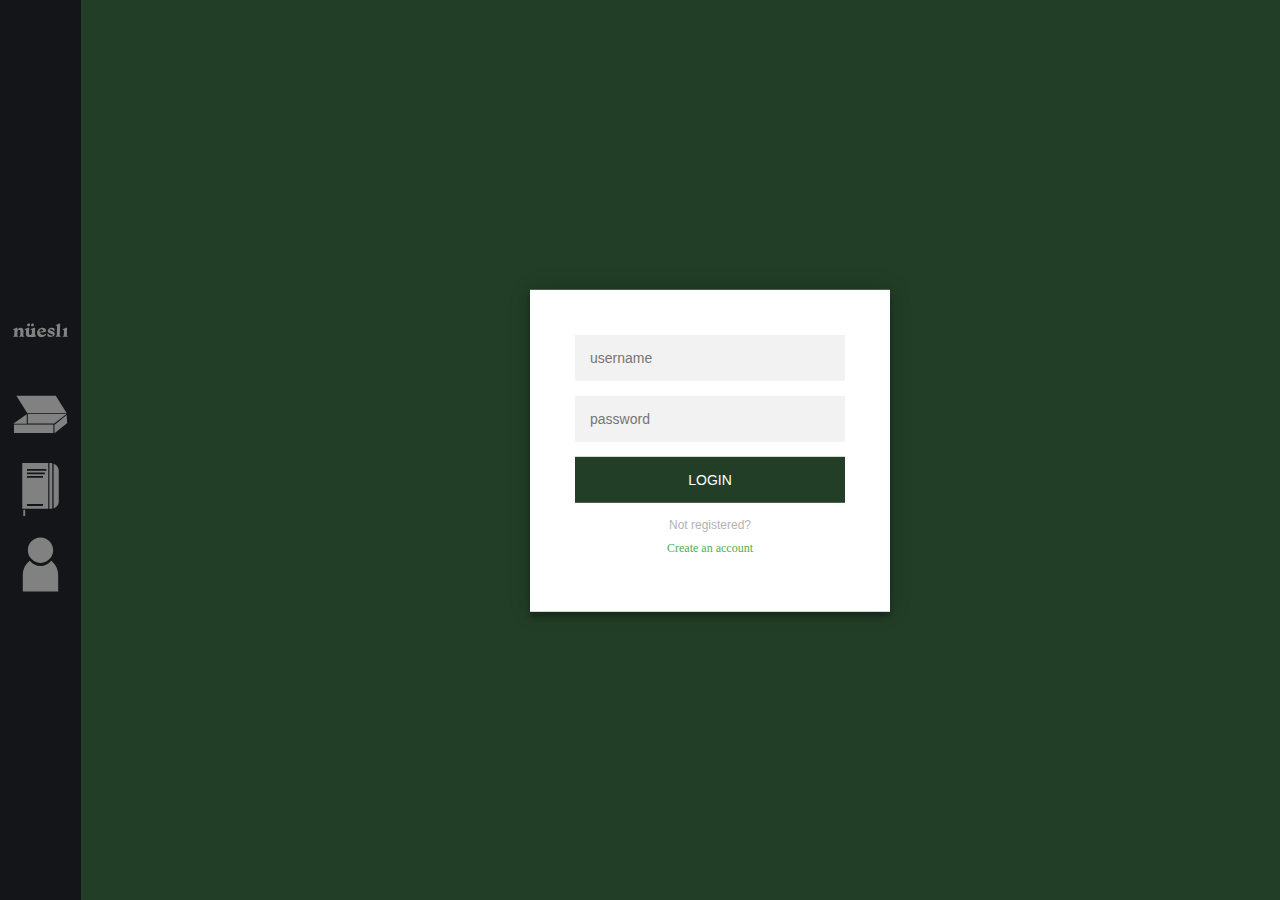
<file: account.html>
<!doctype html>
<html lang="en" class="no-js">

<head>
	<meta charset="UTF-8">
	<meta name="viewport" content="width=device-width, initial-scale=1">

	<link href='http://fonts.googleapis.com/css?family=PT+Sans:400,700' rel='stylesheet' type='text/css'>

	<link rel="stylesheet" href="css/reset.css">
	<link rel="stylesheet" href="css/style.css">
	<script src="js/modernizr.js"></script>

	<title>Nuesli</title>
</head>

<body>
	<nav class="cd-side-navigation">
		<ul>
			<li>
				<a href="../Nuesli/index.html" class="selected" data-menu="index">
					<img src="img/logo.svg" alt="Nuesli Logo" width="80px" height="70px" class="logo-large" />
					<img src="img/U_Icon.png" alt="Nuesli Logo" width="65px" height="70px" class="logo-small" />Logo</a>
			</li>

			<li>
				<a href="../Nuesli/boxes.html" data-menu="boxes">
					<img src="img/boxes.svg" alt="Our Boxes" width="80" height="40" />boxes</a>
			</li>

			<li>
				<a href="../Nuesli/recipes.html" data-menu="recipes">
					<img src="img/Recipes.svg" alt="Our Recipes" width="80" height="40" />Recipes</a>
			</li>

			<li>
				<a href="../Nuesli/account.html" data-menu="account">
					<img src="img/Account.svg" alt="Our Recipes" width="80" height="38" />Account</a>
			</li>
		</ul>
	</nav>

	<main class="cd-main">
		<section class="cd-section contact visible">
			<div class="header">
				<div class="cd-title">
					<!-- <h2>account</h2> -->
					<div class="login-page">
						<div class="form">
							<form class="register-form">
								<input type="text" placeholder="name" />
								<input type="password" placeholder="password" />
								<input type="text" placeholder="email address" />
								<button>create</button>
								<p class="message">Already registered? <a href="#">Sign In</a></p>
							</form>
							<form class="login-form">
								<input type="text" placeholder="username" />
								<input type="password" placeholder="password" />
								<button>login</button>
								<p class="message">Not registered? <a href="#">Create an account</a></p>
							</form>
						</div>
					</div>
				</div>
			</div>
		</section>
	</main>

	<div id="cd-loading-bar" data-scale="1" class="contact"></div>
	<script src="js/jquery-2.1.4.js"></script>
	<script src="js/velocity.min.js"></script>
	<script src="js/main.js"></script>
</body>

</html>
</file>
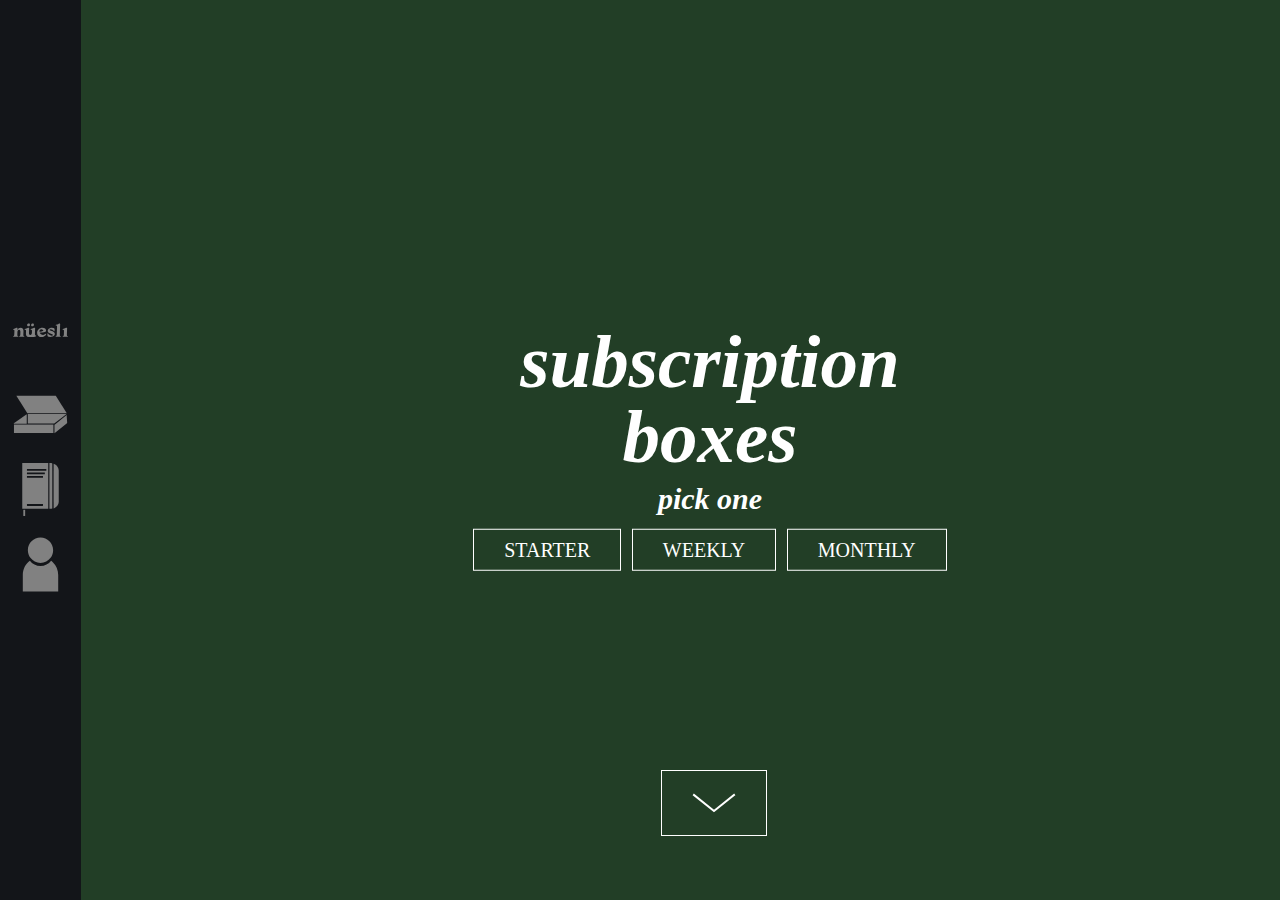
<file: boxes.html>
<!doctype html>
<html lang="en" class="no-js">

<head>
	<meta charset="UTF-8">
	<meta name="viewport" content="width=device-width, initial-scale=1">

	<link href='http://fonts.googleapis.com/css?family=PT+Sans:400,700' rel='stylesheet' type='text/css'>

	<link rel="stylesheet" href="css/reset.css">
	<link rel="stylesheet" href="css/style.css">
	<script src="js/modernizr.js"></script>

	<title>Nuesli</title>
</head>

<body>
	<nav class="cd-side-navigation">
		<ul>
			<li>
				<a href="../Nuesli/index.html" class="selected" data-menu="index">
					<img src="img/logo.svg" alt="Nuesli Logo" width="80px" height="70px" class="logo-large" />
					<img src="img/U_Icon.png" alt="Nuesli Logo" width="65px" height="70px" class="logo-small" />Logo</a>
			</li>

			<li>
				<a href="../Nuesli/boxes.html" data-menu="boxes">
					<img src="img/boxes.svg" alt="Our Boxes" width="80" height="40" />boxes</a>
			</li>

			<li>
				<a href="../Nuesli/recipes.html" data-menu="recipes">
					<img src="img/Recipes.svg" alt="Our Recipes" width="80" height="40" />Recipes</a>
			</li>

			<li>
				<a href="../Nuesli/account.html" data-menu="account">
					<img src="img/Account.svg" alt="Our Recipes" width="80" height="38" />Account</a>
			</li>
		</ul>
	</nav>

	<main class="cd-main">
		<section class="cd-section services visible">
			<div class="header">
				<div class="cd-title">
					<h1>subscription boxes</h1>
					<h2>pick one</h2>
					<div class="btn-grp">
						<a href="starter.html" class="button draw meet">STARTER</a>
						<a href="weekly.html" class="button draw meet">WEEKLY</a>
						<a href="monthly.html" class="button draw meet">MONTHLY</a>
					</div>
				</div>

				<a href="#boxes-content" class="cd-scroll"></a>
			</div>

			<div class="cd-content" id="boxes-content">
				<h1>starter</h1>
				<p>
					Scared of commitment? Do not worry, we offer a sample box to ease into the healthy
					lifestyle.
					The
					sample box offers 3 bottle of our special rolled oats to try.
				</p>

				<h1>weekly</h1>
				<p>
					Our weekly boxes are for those who are not able to commit to a long duration. This box you
					are
					able
					to customize using our app. The weekly box comes each following Monday, offering 7 bottles.
				</p>

				<h1>monthly</h1>
				<p>
					Commitment was just never an issue, said everyone who joined. This box is for those who like
					having
					a hearty breakfast each morning. Our monthly box offers a number of upcoming flavors.
					Monthly
					subscription will come with 28 bottles at the beginning of the month.
				</p>

				<h1>toppings</h1>
				<p>
					Allergies? No problem. Don't like nuts? No problem. These are our current toppings that we
					offer
					during this month, if you would like to mix and match download our app on all platforms.
				</p>
			</div>
		</section>
	</main>

	<div id="cd-loading-bar" data-scale="1" class="services"></div>
	<script src="js/jquery-2.1.4.js"></script>
	<script src="js/velocity.min.js"></script>
	<script src="js/main.js"></script>
</body>

</html>
</file>
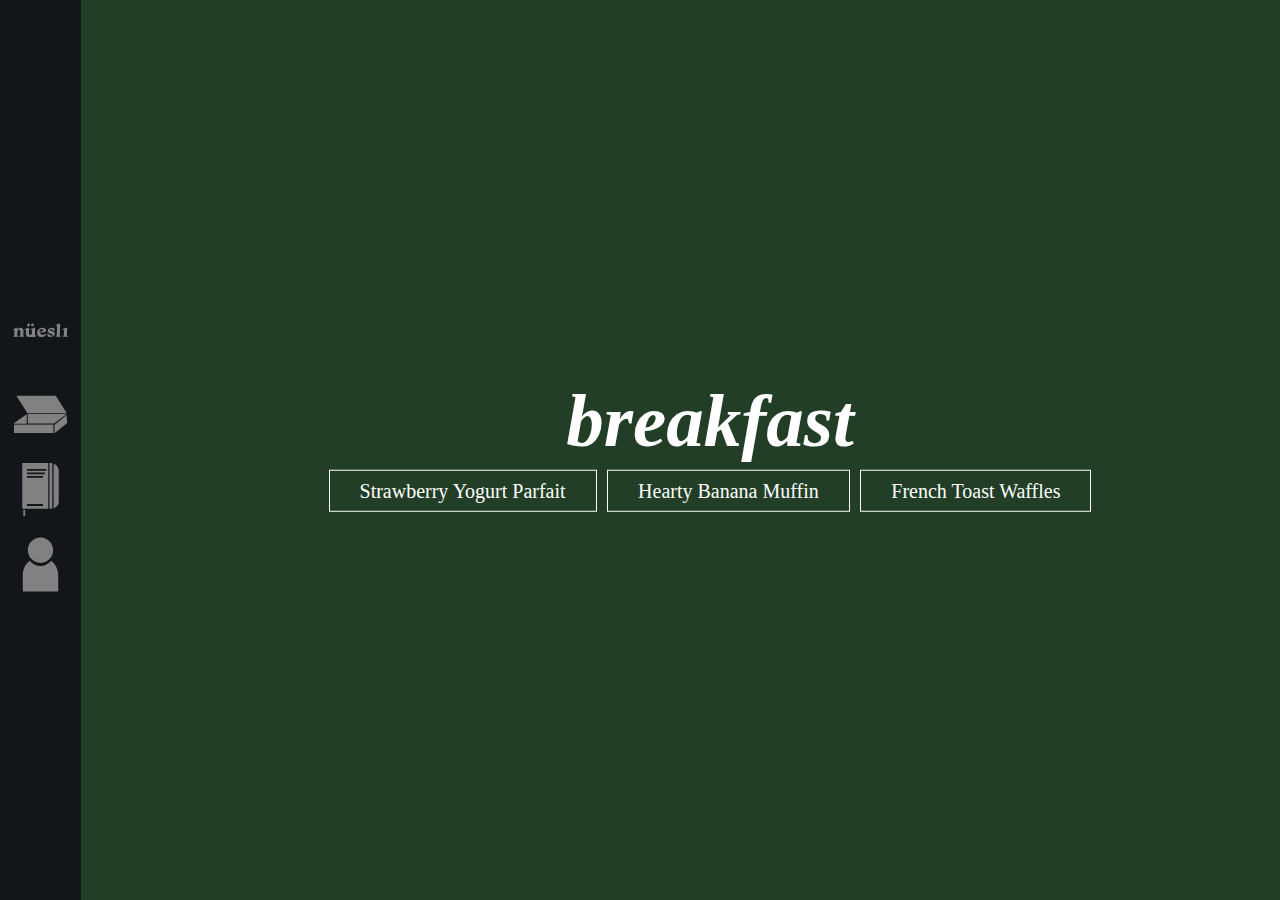
<file: breakfast.html>
<!doctype html>
<html lang="en" class="no-js">

<head>
	<meta charset="UTF-8">
	<meta name="viewport" content="width=device-width, initial-scale=1">

	<link href='http://fonts.googleapis.com/css?family=PT+Sans:400,700' rel='stylesheet' type='text/css'>

	<link rel="stylesheet" href="css/reset.css">
	<link rel="stylesheet" href="css/style.css">
	<script src="js/modernizr.js"></script>

	<title>Nuesli</title>
</head>

<body>
	<nav class="cd-side-navigation">
		<ul>
			<li>
				<a href="../Nuesli/index.html" class="selected" data-menu="index">
					<img src="img/logo.svg" alt="Nuesli Logo" width="80px" height="70px" class="logo-large" />
					<img src="img/U_Icon.png" alt="Nuesli Logo" width="65px" height="70px" class="logo-small" />Logo</a>
			</li>

			<li>
				<a href="../Nuesli/boxes.html" data-menu="boxes">
					<img src="img/boxes.svg" alt="Our Boxes" width="80" height="40" />boxes</a>
			</li>

			<li>
				<a href="../Nuesli/recipes.html" data-menu="recipes">
					<img src="img/Recipes.svg" alt="Our Recipes" width="80" height="40" />Recipes</a>
			</li>

			<li>
				<a href="../Nuesli/account.html" data-menu="account">
					<img src="img/Account.svg" alt="Our Recipes" width="80" height="38" />Account</a>
			</li>
		</ul>
	</nav>

	<main class="cd-main">
		<section class="cd-section services visible">
			<div class="header">
				<div class="page">
					<div class="cd-title">
						<h1>breakfast</h1>
						<div class="btn-grp">
							<a href="#" class="button draw meet">
								Strawberry Yogurt Parfait</a>
							<a href="#" class="button draw meet">Hearty Banana Muffin</a>
							<a href="#" class="button draw meet">French Toast Waffles</a>
						</div>
					</div>
				</div>
			</div>
			</div>
		</section>
	</main>

	<div id="cd-loading-bar" data-scale="1" class="services"></div>
	<script src="js/jquery-2.1.4.js"></script>
	<script src="js/velocity.min.js"></script>
	<script src="js/main.js"></script>
</body>

</html>
</file>
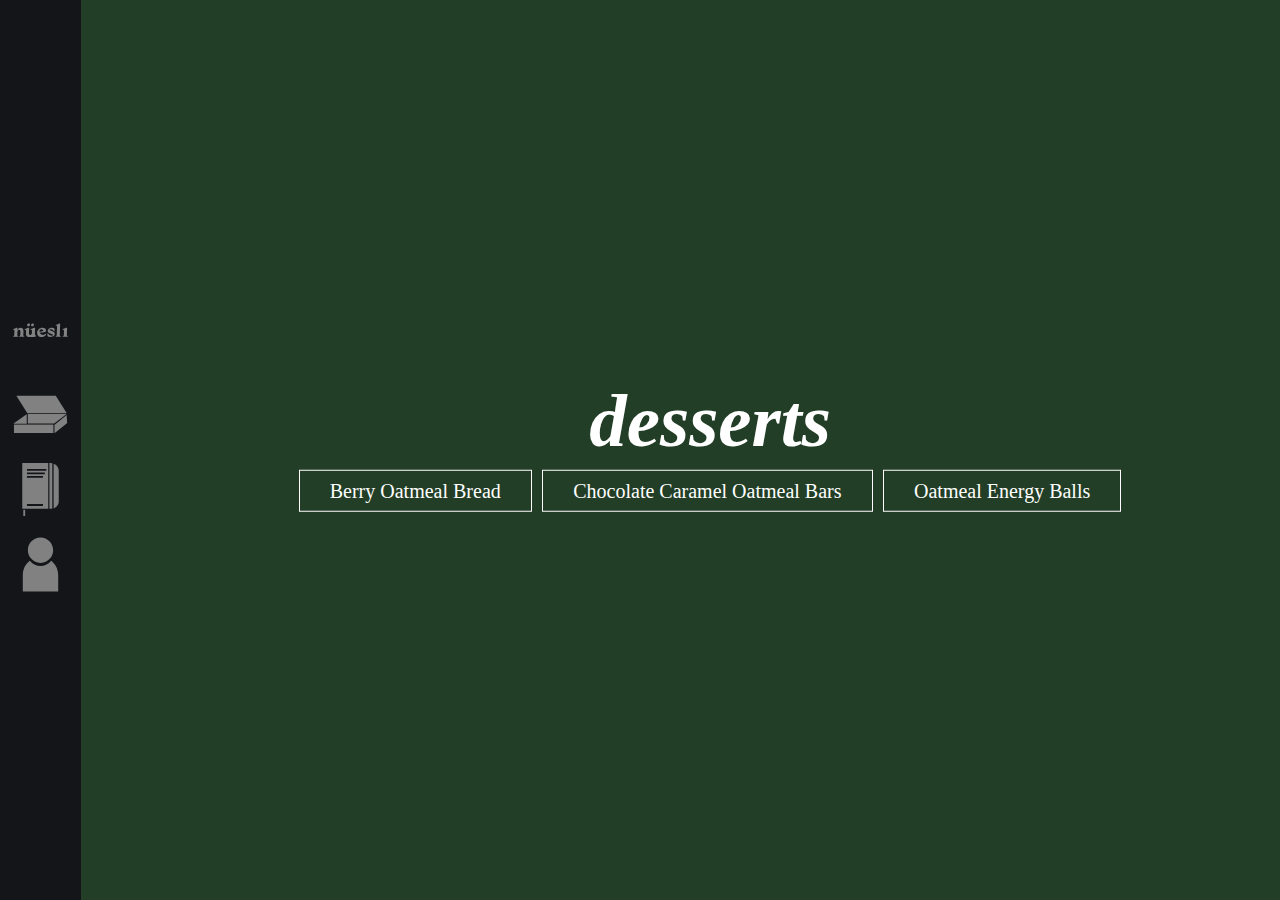
<file: dessert.html>
<!doctype html>
<html lang="en" class="no-js">

<head>
	<meta charset="UTF-8">
	<meta name="viewport" content="width=device-width, initial-scale=1">

	<link href='http://fonts.googleapis.com/css?family=PT+Sans:400,700' rel='stylesheet' type='text/css'>

	<link rel="stylesheet" href="css/reset.css">
	<link rel="stylesheet" href="css/style.css">
	<script src="js/modernizr.js"></script>

	<title>Nuesli</title>
</head>

<body>
	<nav class="cd-side-navigation">
		<ul>
			<li>
				<a href="../Nuesli/index.html" class="selected" data-menu="index">
					<img src="img/logo.svg" alt="Nuesli Logo" width="80px" height="70px" class="logo-large" />
					<img src="img/U_Icon.png" alt="Nuesli Logo" width="65px" height="70px" class="logo-small" />Logo</a>
			</li>

			<li>
				<a href="../Nuesli/boxes.html" data-menu="boxes">
					<img src="img/boxes.svg" alt="Our Boxes" width="80" height="40" />boxes</a>
			</li>

			<li>
				<a href="../Nuesli/recipes.html" data-menu="recipes">
					<img src="img/Recipes.svg" alt="Our Recipes" width="80" height="40" />Recipes</a>
			</li>

			<li>
				<a href="../Nuesli/account.html" data-menu="account">
					<img src="img/Account.svg" alt="Our Recipes" width="80" height="38" />Account</a>
			</li>
		</ul>
	</nav>

	<main class="cd-main">
		<section class="cd-section services visible">
			<div class="header">
				<div class="page">
					<div class="cd-title">
						<!-- <img src="img/BoxFlipped.png" alt="box" height="50%" width="50%" align="left">
					<div class="fruits">
						<img src="img/Fruits/Fruits_01.png" alt="Almond" height="70%" width="70%">
					</div> -->
						<!-- <div class="cd-starter"> -->
						<h1>desserts</h1>
						<div class="btn-grp">
							<a href="../Nuesli_v1/breakfast.html" class="button draw meet">
								Berry Oatmeal Bread</a>
							<a href="../Nuesli_v1/snack.html" class="button draw meet">Chocolate Caramel Oatmeal
								Bars</a>
							<a href="../Nuesli_v1/dessert.html" class="button draw meet">Oatmeal Energy Balls</a>
						</div>
					</div>
				</div>
			</div>
			</div>
		</section>
	</main>

	<div id="cd-loading-bar" data-scale="1" class="services"></div>
	<script src="js/jquery-2.1.4.js"></script>
	<script src="js/velocity.min.js"></script>
	<script src="js/main.js"></script>
</body>

</html>
</file>
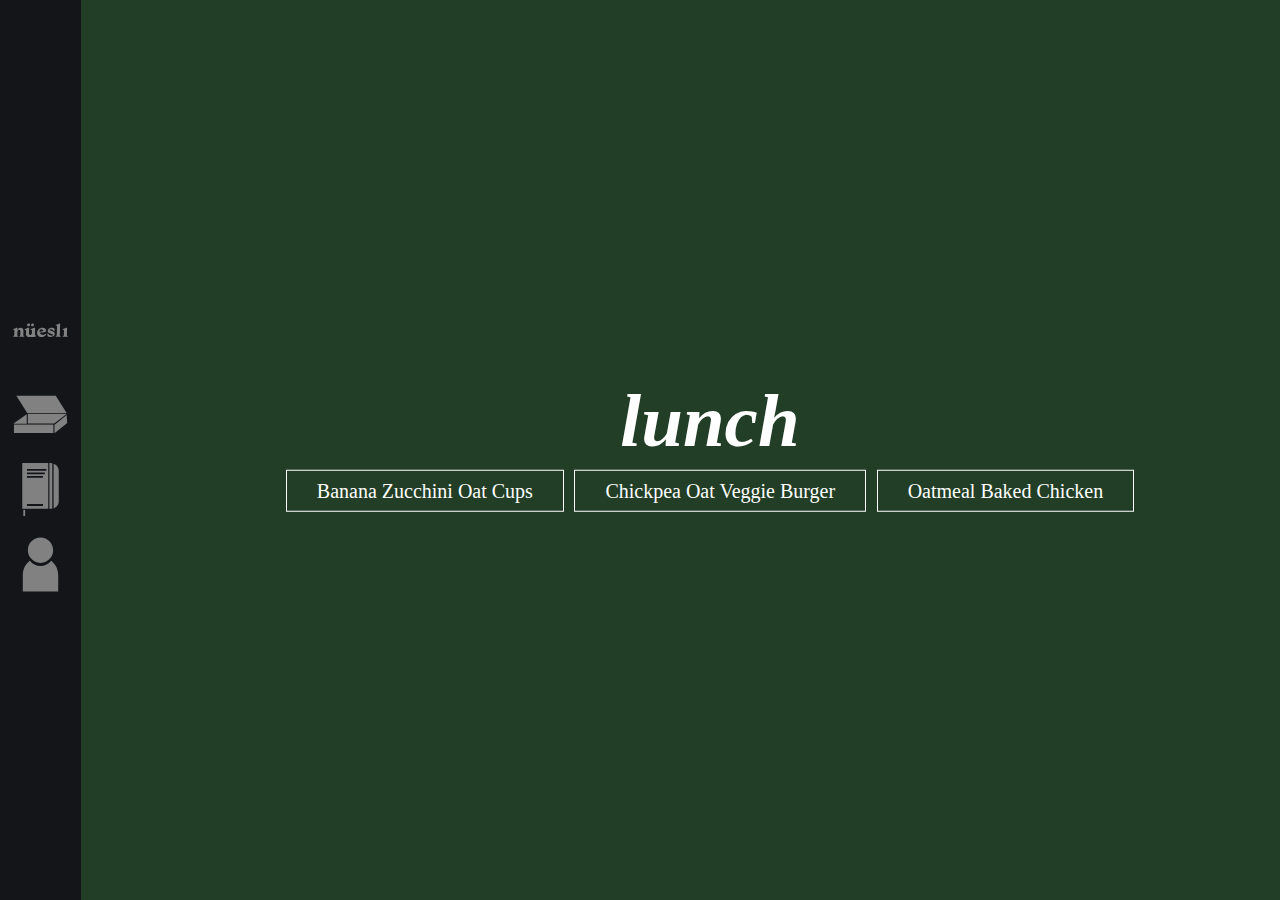
<file: lunch.html>
<!doctype html>
<html lang="en" class="no-js">

<head>
	<meta charset="UTF-8">
	<meta name="viewport" content="width=device-width, initial-scale=1">

	<link href='http://fonts.googleapis.com/css?family=PT+Sans:400,700' rel='stylesheet' type='text/css'>

	<link rel="stylesheet" href="css/reset.css">
	<link rel="stylesheet" href="css/style.css">
	<script src="js/modernizr.js"></script>

	<title>Nuesli</title>
</head>

<body>
	<nav class="cd-side-navigation">
		<ul>
			<li>
				<a href="../Nuesli/index.html" class="selected" data-menu="index">
					<img src="img/logo.svg" alt="Nuesli Logo" width="80px" height="70px" class="logo-large" />
					<img src="img/U_Icon.png" alt="Nuesli Logo" width="65px" height="70px" class="logo-small" />Logo</a>
			</li>

			<li>
				<a href="../Nuesli/boxes.html" data-menu="boxes">
					<img src="img/boxes.svg" alt="Our Boxes" width="80" height="40" />boxes</a>
			</li>

			<li>
				<a href="../Nuesli/recipes.html" data-menu="recipes">
					<img src="img/Recipes.svg" alt="Our Recipes" width="80" height="40" />Recipes</a>
			</li>

			<li>
				<a href="../Nuesli/account.html" data-menu="account">
					<img src="img/Account.svg" alt="Our Recipes" width="80" height="38" />Account</a>
			</li>
		</ul>
	</nav>

	<main class="cd-main">
		<section class="cd-section services visible">
			<div class="header">
				<div class="page">
					<div class="cd-title">
						<!-- <img src="img/BoxFlipped.png" alt="box" height="50%" width="50%" align="left">
					<div class="fruits">
						<img src="img/Fruits/Fruits_01.png" alt="Almond" height="70%" width="70%">
					</div> -->
						<!-- <div class="cd-starter"> -->
						<h1>lunch</h1>
						<div class="btn-grp">
							<a href="../Nuesli_v1/breakfast.html" class="button draw meet">
								Banana Zucchini Oat Cups</a>
							<a href="../Nuesli_v1/snack.html" class="button draw meet">Chickpea Oat Veggie Burger</a>
							<a href="../Nuesli_v1/dessert.html" class="button draw meet">Oatmeal Baked Chicken</a>
						</div>
					</div>
				</div>
			</div>
			</div>
		</section>
	</main>

	<div id="cd-loading-bar" data-scale="1" class="services"></div>
	<script src="js/jquery-2.1.4.js"></script>
	<script src="js/velocity.min.js"></script>
	<script src="js/main.js"></script>
</body>

</html>
</file>
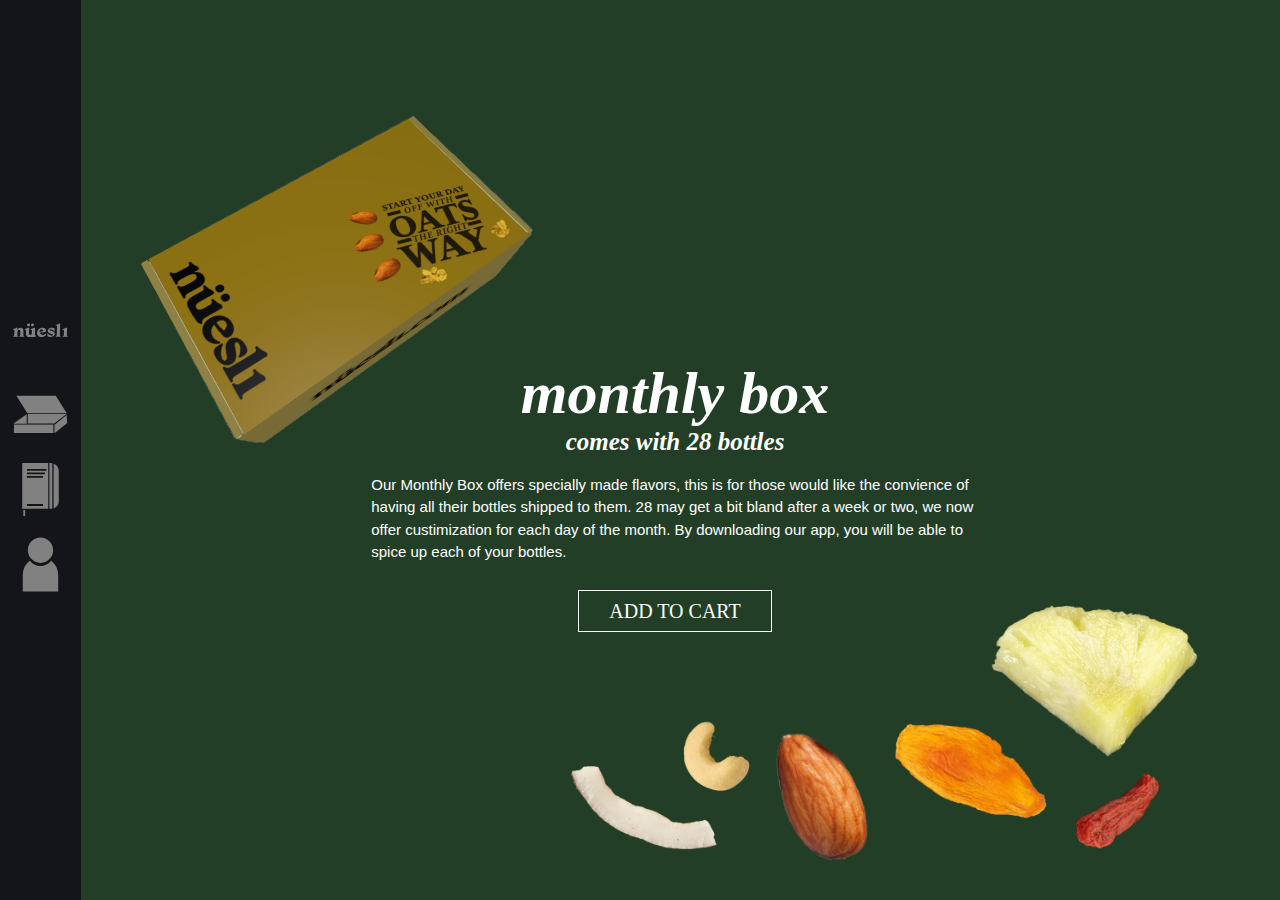
<file: monthly.html>
<!doctype html>
<html lang="en" class="no-js">

<head>
	<meta charset="UTF-8">
	<meta name="viewport" content="width=device-width, initial-scale=1">

	<link href='http://fonts.googleapis.com/css?family=PT+Sans:400,700' rel='stylesheet' type='text/css'>

	<link rel="stylesheet" href="css/reset.css">
	<link rel="stylesheet" href="css/style.css">
	<script src="js/modernizr.js"></script>

	<title>Nuesli</title>
</head>

<body>
	<nav class="cd-side-navigation">
		<ul>
			<li>
				<a href="../Nuesli/index.html" class="selected" data-menu="index">
					<img src="img/logo.svg" alt="Nuesli Logo" width="80px" height="70px" class="logo-large" />
					<img src="img/U_Icon.png" alt="Nuesli Logo" width="65px" height="70px" class="logo-small" />Logo</a>
			</li>

			<li>
				<a href="../Nuesli/boxes.html" data-menu="boxes">
					<img src="img/boxes.svg" alt="Our Boxes" width="80" height="40" />boxes</a>
			</li>

			<li>
				<a href="../Nuesli/recipes.html" data-menu="recipes">
					<img src="img/Recipes.svg" alt="Our Recipes" width="80" height="40" />Recipes</a>
			</li>

			<li>
				<a href="../Nuesli/account.html" data-menu="account">
					<img src="img/Account.svg" alt="Our Recipes" width="80" height="38" />Account</a>
			</li>
		</ul>
	</nav>

	<main class="cd-main">
		<section class="cd-section services visible">
			<div class="header">
				<div class="page">
					<div class="cd-subpage">
						<img class="box-img" src="img/Box_02.png" alt="box" height="40%" width="40%">
						<div class="fruits">
							<img src="img/Fruits/Fruits_03.png" alt="Almond" height="70%" width="70%">
						</div>
						<div class="cd-starter">
							<h4>monthly box</h4>
							<h5>comes with 28 bottles</h5>
							<p>Our Monthly Box offers specially made flavors, this is for those would like the convience
								of having all their bottles shipped to them. 28 may get a bit bland after a week or two,
								we now offer custimization for each day of the month. By downloading our app, you will
								be able to spice up each of your bottles.</p>
							<div class="btn-grp">
								<a href="/monthly.html" class="button draw meet">ADD TO CART</a>
							</div>
						</div>
					</div>
				</div>
			</div>
		</section>
	</main>

	<div id="cd-loading-bar" data-scale="1" class="services"></div>
	<script src="js/jquery-2.1.4.js"></script>
	<script src="js/velocity.min.js"></script>
	<script src="js/main.js"></script>
</body>

</html>
</file>
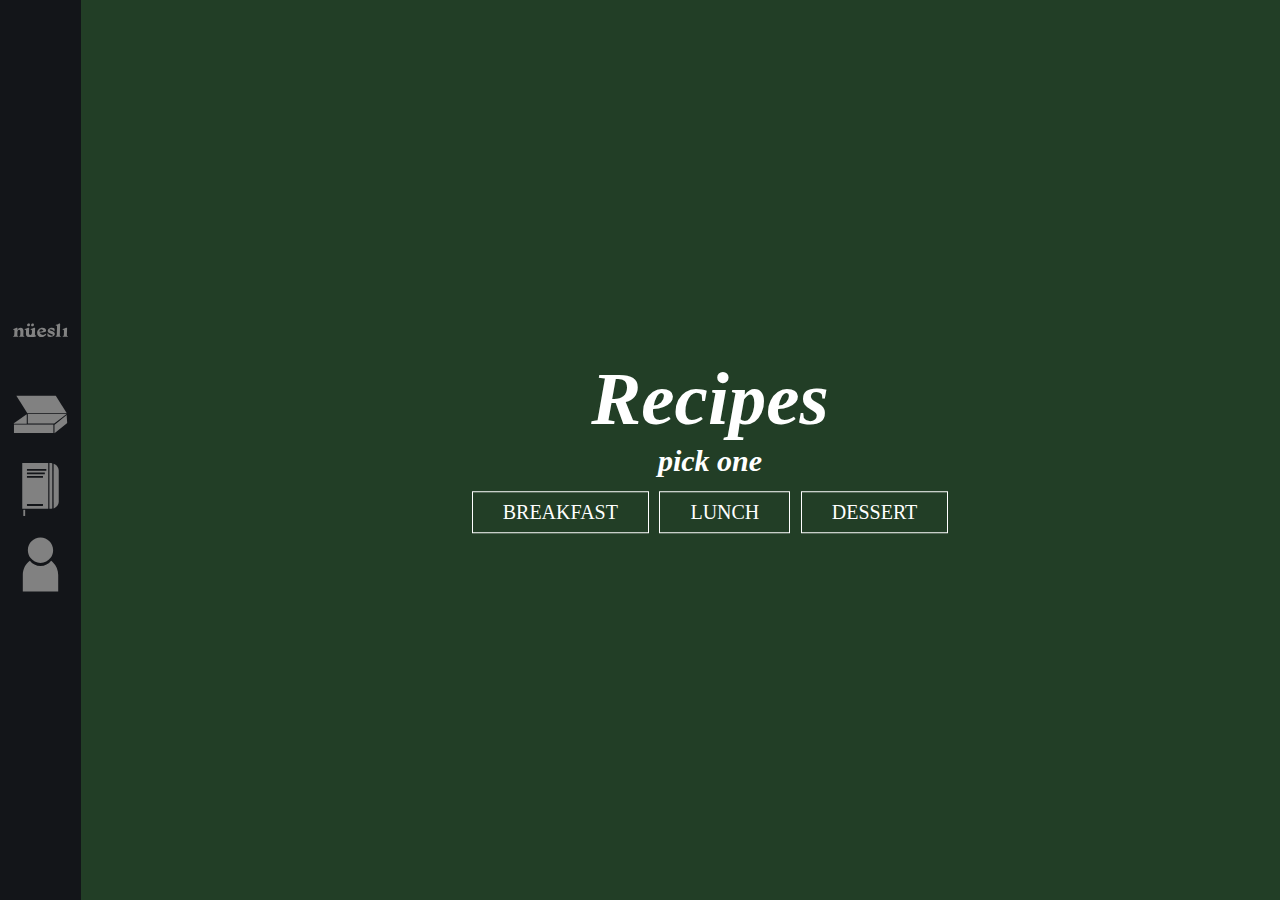
<file: recipes.html>
<!doctype html>
<html lang="en" class="no-js">

<head>
	<meta charset="UTF-8">
	<meta name="viewport" content="width=device-width, initial-scale=1">

	<link href='http://fonts.googleapis.com/css?family=PT+Sans:400,700' rel='stylesheet' type='text/css'>

	<link rel="stylesheet" href="css/reset.css"> <!-- CSS reset -->
	<link rel="stylesheet" href="css/style.css"> <!-- Resource style -->
	<script src="js/modernizr.js"></script> <!-- Modernizr -->

	<title>Nuesli</title>
</head>

<body>
	<nav class="cd-side-navigation">
		<ul>
			<li>
				<a href="/Nuesli/index.html" class="selected" data-menu="index">
					<img src="img/logo.svg" alt="Nuesli Logo" width="80px" height="70px" class="logo-large" />
					<img src="img/U_Icon.png" alt="Nuesli Logo" width="65px" height="70px" class="logo-small" />Logo</a>
			</li>

			<li>
				<a href="/Nuesli/boxes.html" data-menu="boxes">
					<img src="img/boxes.svg" alt="Our Boxes" width="80" height="40" />boxes</a>
			</li>

			<li>
				<a href="/Nuesli/recipes.html" data-menu="recipes">
					<img src="img/Recipes.svg" alt="Our Recipes" width="80" height="40" />Recipes</a>
			</li>

			<li>
				<a href="/Nuesli/account.html" data-menu="account">
					<img src="img/Account.svg" alt="Our Recipes" width="80" height="38" />Account</a>
			</li>
		</ul>
	</nav>

	<main class="cd-main">
		<section class="cd-section projects visible">
			<div class="header">
				<div class="cd-title">
					<h1>Recipes</h1>
					<h2>pick one</h2>
					<div class="btn-grp">
						<a href="/breakfast.html" class="button draw meet">BREAKFAST</a>
						<a href="/lunch.html" class="button draw meet">LUNCH</a>
						<a href="/dessert.html" class="button draw meet">DESSERT</a>
					</div>
				</div>
			</div>
		</section>
	</main>

	<div id="cd-loading-bar" data-scale="1" class="projects"></div>
	<script src="js/jquery-2.1.4.js"></script>
	<script src="js/velocity.min.js"></script>
	<script src="js/main.js"></script>
</body>

</html>
</file>
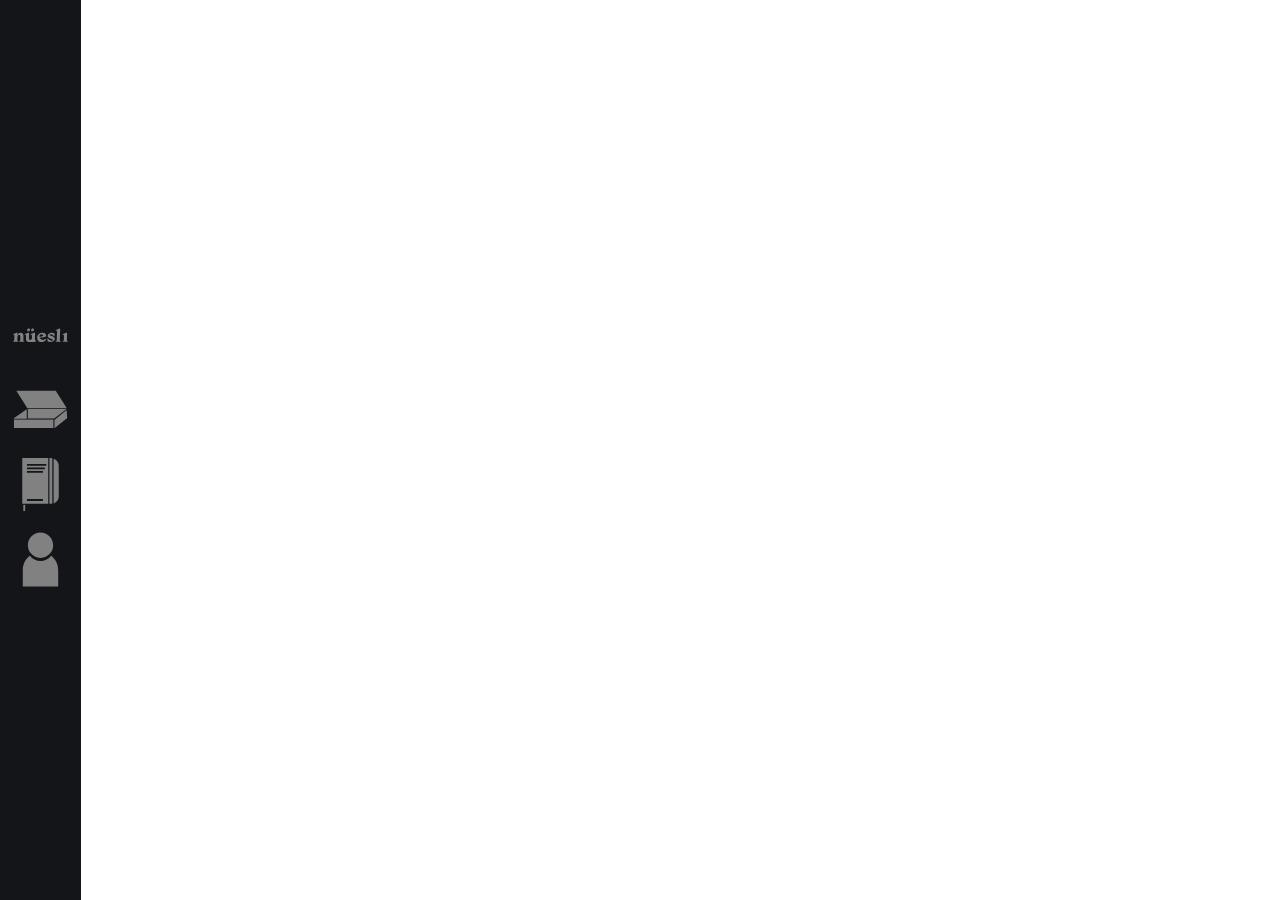
<file: snack.html>
<!doctype html>
<html lang="en" class="no-js">
<head>
	<meta charset="UTF-8">
	<meta name="viewport" content="width=device-width, initial-scale=1">

	<link href='http://fonts.googleapis.com/css?family=PT+Sans:400,700' rel='stylesheet' type='text/css'>

	<link rel="stylesheet" href="css/reset.css">
	<link rel="stylesheet" href="css/style.css">
	<script src="js/modernizr.js"></script> 
  	
	<title>Nuesli</title>
</head>
<body>
	<nav class="cd-side-navigation">
		<ul>
			<li>
				<a href="../Nuesli_v1/index.html" class="selected" data-menu="index">
					<img src="img/logo.svg" alt="" width="80px" height="17px">
				</a>
			</li>

			<li>
				<a href="../Nuesli_v1/boxes.html" data-menu="boxes">
					<img src="img/boxes.svg" alt="" width="80px" height="37px">
					our boxes
				</a>
			</li>

			<li>
				<a href="../Nuesli_v1/recipes.html" data-menu="recipes">
					<img src="img/Recipes.svg" alt="" width="80px" height="47px">
					recipes
				</a>
			</li>

			<li>
				<a href="../Nuesli_v1/account.html" data-menu="account">
					<img src="img/Account.svg" alt="" width="80px" height="47px">
					account
				</a>
			</li>
		</ul>
	</nav>
		
	
	<main class="cd-main">
		<section class="cd-section services visible">
			<header>
				<div class="page">
				<div class="cd-title">
					<!-- <img src="img/BoxFlipped.png" alt="box" height="50%" width="50%" align="left">
					<div class="fruits">
						<img src="img/Fruits/Fruits_01.png" alt="Almond" height="70%" width="70%">
					</div> -->
					<!-- <div class="cd-starter"> -->
						<h2>breakfast</h2>
						<div class="btn-grp">
							<a href="../Nuesli_v1/breakfast.html" class="button draw meet">
								Strawberry Yogurt Parfait</a>
							<a href="../Nuesli_v1/snack.html" class="button draw meet">Hearty Banana Muffin</a>
							<a href="../Nuesli_v1/dessert.html" class="button draw meet">French Toast Waffles</a>
						</div>
					</div>
				</div>
				</div>
			</header>
		</section> 
	</main> 

	<div id="cd-loading-bar" data-scale="1" class="services"></div>
<script src="js/jquery-2.1.4.js"></script>
<script src="js/velocity.min.js"></script>
<script src="js/main.js"></script> 
</body>
</html>
</file>
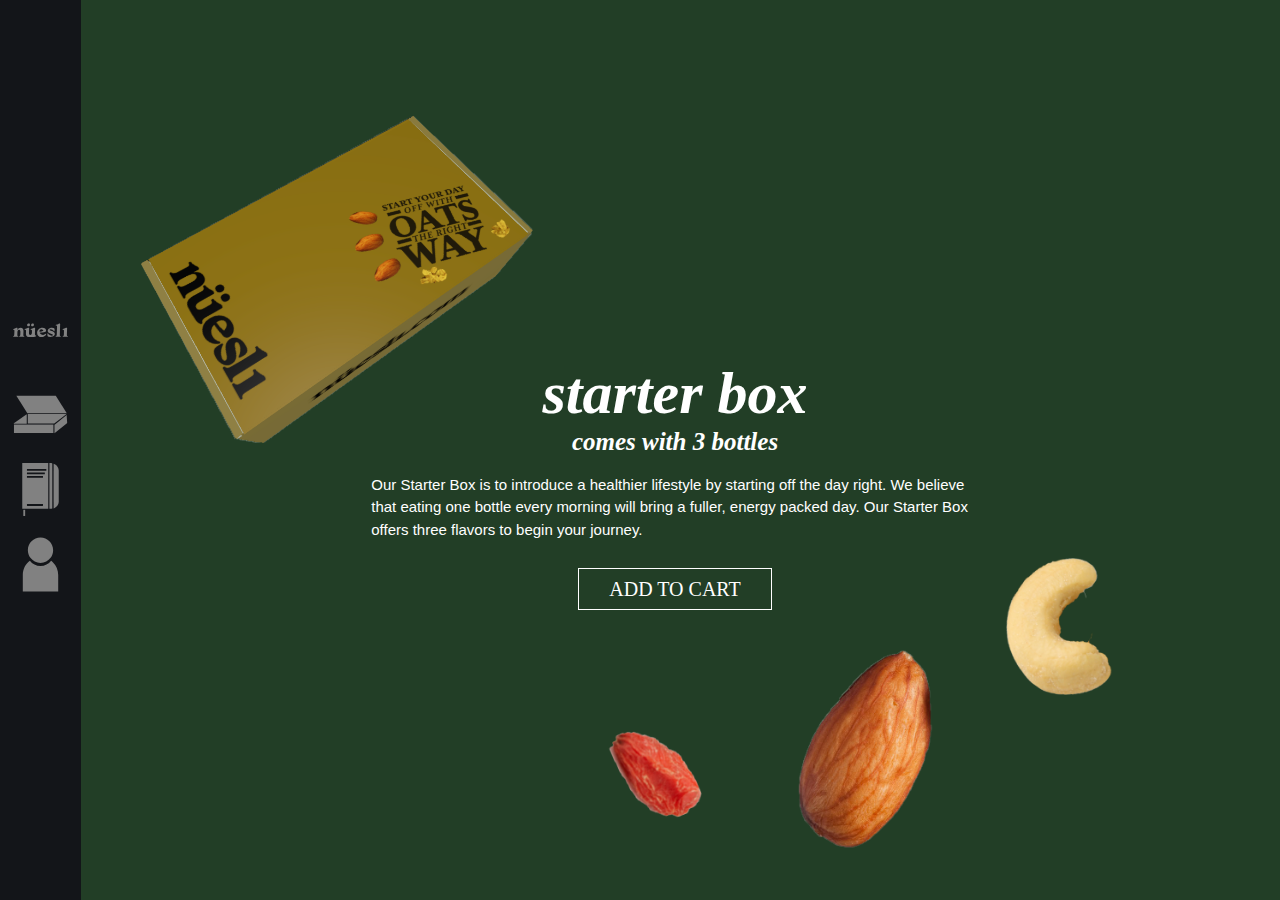
<file: starter.html>
<!doctype html>
<html lang="en" class="no-js">

<head>
	<meta charset="UTF-8">
	<meta name="viewport" content="width=device-width, initial-scale=1">

	<link href='http://fonts.googleapis.com/css?family=PT+Sans:400,700' rel='stylesheet' type='text/css'>

	<link rel="stylesheet" href="css/reset.css">
	<link rel="stylesheet" href="css/style.css">
	<script src="js/modernizr.js"></script>

	<title>Nuesli</title>
</head>

<body>
	<nav class="cd-side-navigation">
		<ul>
			<li>
				<a href="../Nuesli/index.html" class="selected" data-menu="index">
					<img src="img/logo.svg" alt="Nuesli Logo" width="80px" height="70px" class="logo-large" />
					<img src="img/U_Icon.png" alt="Nuesli Logo" width="65px" height="70px" class="logo-small" />Logo</a>
			</li>

			<li>
				<a href="../Nuesli/boxes.html" data-menu="boxes">
					<img src="img/boxes.svg" alt="Our Boxes" width="80" height="40" />boxes</a>
			</li>

			<li>
				<a href="../Nuesli/recipes.html" data-menu="recipes">
					<img src="img/Recipes.svg" alt="Our Recipes" width="80" height="40" />Recipes</a>
			</li>

			<li>
				<a href="../Nuesli/account.html" data-menu="account">
					<img src="img/Account.svg" alt="Our Recipes" width="80" height="38" />Account</a>
			</li>
		</ul>
	</nav>

	<main class="cd-main">
		<section class="cd-section services visible">
			<div class="header">
				<div class="page">
					<div class="cd-subpage">
						<!-- <h2>starter box</h2> -->
						<img class="box-img" src="img/Box_02.png" alt="box" height="40%" width="40%">
						<div class="fruits">
							<img src="img/Fruits/Fruits_01.png" alt="Almond" height="70%" width="70%">
						</div>
						<div class="cd-starter">
							<h4>starter box</h4>
							<h5>comes with 3 bottles</h5>
							<p>Our Starter Box is to introduce a healthier lifestyle by starting off the day right.
								We
								believe that eating one bottle every morning will bring a fuller, energy packed day.
								Our
								Starter Box offers three flavors to begin your journey.</p>
							<div class="btn-grp">
								<a href="/starter.html" class="button draw meet">ADD TO CART</a>
							</div>
						</div>
					</div>
				</div>
			</div>
		</section>
	</main>

	<div id="cd-loading-bar" data-scale="1" class="services"></div>
	<script src="js/jquery-2.1.4.js"></script>
	<script src="js/velocity.min.js"></script>
	<script src="js/main.js"></script>
</body>

</html>
</file>
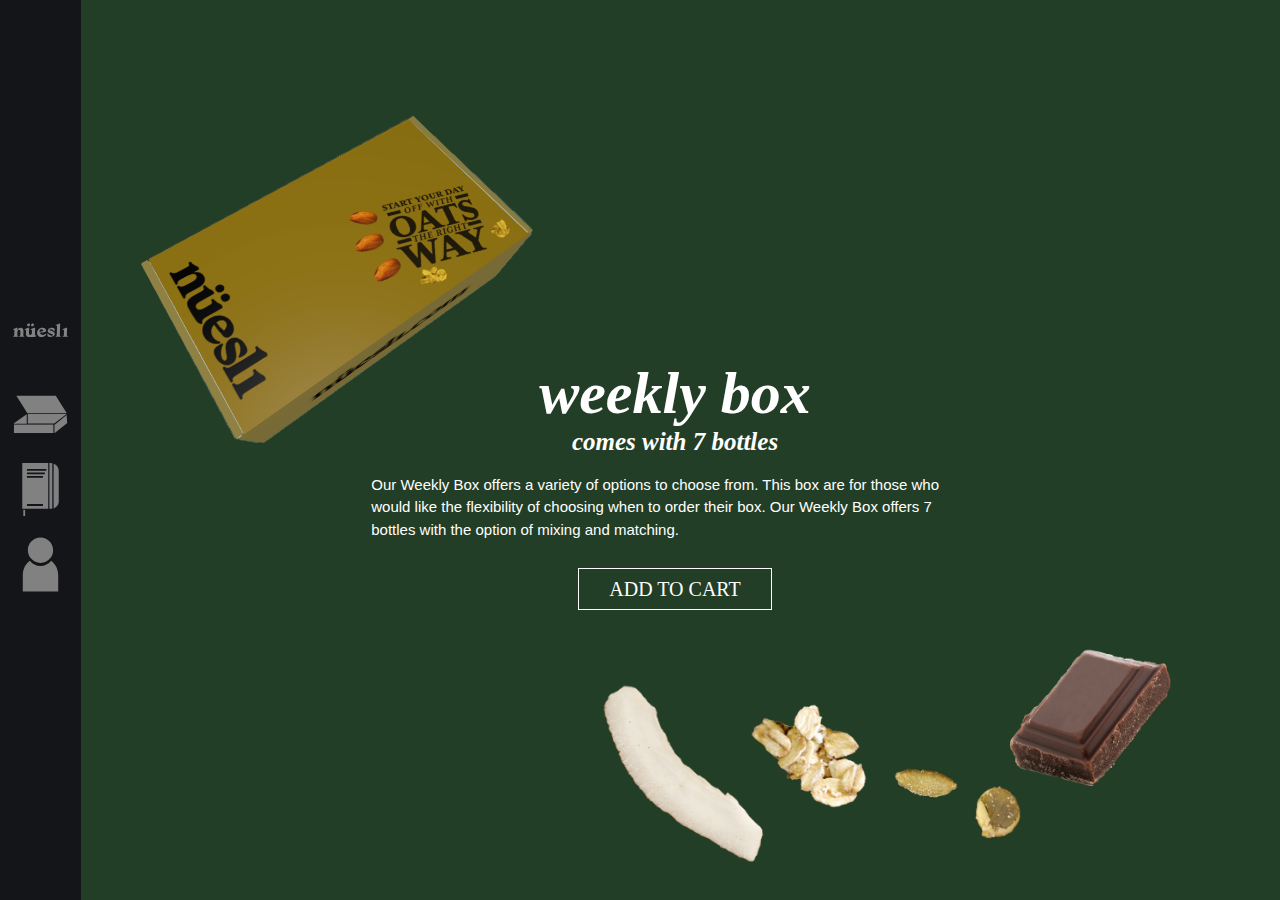
<file: weekly.html>
<!doctype html>
<html lang="en" class="no-js">

<head>
	<meta charset="UTF-8">
	<meta name="viewport" content="width=device-width, initial-scale=1">

	<link href='http://fonts.googleapis.com/css?family=PT+Sans:400,700' rel='stylesheet' type='text/css'>

	<link rel="stylesheet" href="css/reset.css">
	<link rel="stylesheet" href="css/style.css">
	<script src="js/modernizr.js"></script>

	<title>Nuesli</title>
</head>

<body>
	<nav class="cd-side-navigation">
		<ul>
			<li>
				<a href="../Nuesli/index.html" class="selected" data-menu="index">
					<img src="img/logo.svg" alt="Nuesli Logo" width="80px" height="70px" class="logo-large" />
					<img src="img/U_Icon.png" alt="Nuesli Logo" width="65px" height="70px" class="logo-small" />Logo</a>
			</li>

			<li>
				<a href="../Nuesli/boxes.html" data-menu="boxes">
					<img src="img/boxes.svg" alt="Our Boxes" width="80" height="40" />boxes</a>
			</li>

			<li>
				<a href="../Nuesli/recipes.html" data-menu="recipes">
					<img src="img/Recipes.svg" alt="Our Recipes" width="80" height="40" />Recipes</a>
			</li>

			<li>
				<a href="../Nuesli/account.html" data-menu="account">
					<img src="img/Account.svg" alt="Our Recipes" width="80" height="38" />Account</a>
			</li>
		</ul>
	</nav>

	<main class="cd-main">
		<section class="cd-section services visible">
			<div class="header">
				<div class="page">
					<div class="cd-subpage">
						<img class="box-img" src="img/Box_02.png" alt="box" height="758" width="710">
						<div class="fruits">
							<img src="img/Fruits/Fruits_02.png" alt="Almond" height="70%" width="70%">
						</div>
						<div class="cd-starter">
							<h4>weekly box</h4>
							<h5>comes with 7 bottles</h5>
							<p>Our Weekly Box offers a variety of options to choose from. This box are for those who
								would like the flexibility of choosing when to order their box. Our Weekly Box offers 7
								bottles with the option of mixing and matching.</p>
							<div class="btn-grp">
								<a href="../Nuesli_v1/weekly.html" class="button draw meet">ADD TO CART</a>
							</div>
						</div>
					</div>
				</div>
			</div>
		</section>
	</main>

	<div id="cd-loading-bar" data-scale="1" class="services"></div>
	<script src="js/jquery-2.1.4.js"></script>
	<script src="js/velocity.min.js"></script>
	<script src="js/main.js"></script>
</body>

</html>
</file>
<file: css/style.css>
html {
  font-size: 62.5%;
}
/* TRADITIONAL TYPOGRAPHIC SCALE */
h1 {
  font-family: "mrs-eaves-xl-serif", "Cormorant Upright", serif;
  font-weight: 800;
  font-style: italic;
  line-height: 1em;
  font-size: 3em;
  padding-bottom: 0.5em;
}

h2 {
  font-family: "mrs-eaves-xl-serif", "Cormorant Upright", serif;
  font-weight: 800;
  font-style: italic;
  font-size: 5em;
  line-height: 1.1em;
}

h3 {
  font-family: "open-sans", sans-serif;
  font-weight: 400;
  font-style: normal;
  font-size: 1.5em;
  line-height: 1.2em;
  max-width: 500px;
}

h4 {
  font-family: "mrs-eaves-xl-serif", "Cormorant Upright", serif;
  font-weight: 800;
  font-style: italic;
  font-size: 6em;
  line-height: 1.1em;
}

h5 {
  font-family: "mrs-eaves-xl-serif", "Cormorant Upright", serif;
  font-weight: 800;
  font-style: italic;
  font-size: 2.5em;
  line-height: 1.3em;
}

h6 {
  font-family: "mrs-eaves-xl-serif", "Cormorant Upright", serif;
  font-size: 1.5em;
  line-height: 0.5em;
}

/* PARAGRAPHS */
p {
  max-width: 50%;
  font-family: "open-sans", sans-serif;
  font-weight: 400;
  font-style: normal;
  font-size: 1.5em;
  line-height: 1.2em;
  text-align: center;
  display: inline-block;
}

/* MEDIA */
img {
  max-width: 100%;
  height: auto;
}

/* TWO LOGOS */
.logo-small {
  display: block;
}

.logo-large {
  display: none;
}
@media (min-width: 768px) {
  .logo-small {
    display: none;
  }
  
  .logo-large {
    display: block;
  }
}

/* NAVIGATION */
.cd-side-navigation {
  position: fixed;
  z-index: 3;
  top: 0;
  left: 0;
  height: 100vh;
  width: 65px;
  overflow: hidden;
  padding: 10px;
}
.cd-side-navigation::before {
  /* background color of the side navigation */
  content: "";
  position: absolute;
  top: 0;
  left: 0;
  height: 100%;
  width: -webkit-calc(100% - 4px);
  width: calc(100% - 4px);
  background-color: #131519;
}
.cd-side-navigation ul {
  height: 100%;
  overflow-y: auto;
  -webkit-overflow-scrolling: touch;
  display: flex;
  flex-direction: column;
  justify-content: center;
}
.cd-side-navigation li {
  width: -webkit-calc(100% - 4px);
  width: calc(100% - 4px);
}
.cd-side-navigation a {
  display: block;
  position: relative;
  padding: 0;
  font-size: 1.2rem;
  text-align: center;
  color: #131519;
  -webkit-transition: background-color 0.2s, color 0.2s;
  -moz-transition: background-color 0.2s, color 0.2s;
  transition: background-color 0.2s, color 0.2s;
}
.cd-side-navigation a svg {
  /* this is the icon */
  position: absolute;
  left: 50%;
  right: auto;
  -webkit-transform: translateX(-50%);
  -moz-transform: translateX(-50%);
  -ms-transform: translateX(-50%);
  -o-transform: translateX(-50%);
  transform: translateX(-50%);
  top: 1.3em;
}
.cd-side-navigation a svg * {
  -webkit-transition: stroke 0.2s;
  -moz-transition: stroke 0.2s;
  transition: stroke 0.2s;
}
.cd-side-navigation a::after {
  /* 4px line to the right of the item - visible on hover */
  content: "";
  position: absolute;
  top: 0;
  right: -4px;
  height: 100%;
  width: 4px;
  background-color: #83b0b9;
  opacity: 0;
  -webkit-transition: opacity 0.2s;
  -moz-transition: opacity 0.2s;
  transition: opacity 0.2s;
  pointer-events: none;
}
/* ---------------------- */
/* BEGIN SMALL SCREENS ONLY */
/* -- NAVIGATION STYLES -- */
@media (max-width: 767px) {
  .cd-side-navigation {
    height: auto;
    width: 100%;
    padding: 1em;
  }
  .cd-side-navigation ul {
    display: flex;
    flex-direction: row;
  }
  .cd-side-navigation img {
    max-height: 50px;
  }
}
/* END SMALL SCREENS ONLY */
/* ---------------------- */

/* MAIN */
.cd-main {
  height: 100vh;
  overflow: hidden;
}

.cd-boxes {
  height: 100vh;
  overflow: hidden;
}

.cd-section {
  position: absolute;
  z-index: 1;
  top: 0;
  left: 0;
  height: 100%;
  width: 100%;
  overflow-y: auto;
  padding-left: 70px;
  text-align: center;
  /* Force Hardware Acceleration */
  -webkit-backface-visibility: hidden;
  backface-visibility: hidden;
  -webkit-transform: translateZ(0);
  -moz-transform: translateZ(0);
  -ms-transform: translateZ(0);
  -o-transform: translateZ(0);
  transform: translateZ(0);
  -webkit-transform: translateX(-100%);
  -moz-transform: translateX(-100%);
  -ms-transform: translateX(-100%);
  -o-transform: translateX(-100%);
  transform: translateX(-100%);
  -webkit-transition: -webkit-transform 0s 0.5s;
  -moz-transition: -moz-transform 0s 0.5s;
  transition: transform 0s 0.5s;
}
.cd-section.overflow-hidden {
  overflow: hidden;
}
.cd-section .header {
  position: relative;
  height: 100vh;
  width: 100%;
  background: #223e26;
  overflow: hidden;
  text-align: center;
  display: inline-block;
}
.cd-section.boxes .header {
  background-color: #7c4857;
}
.cd-section.starter .header {
  background-color: #7c4857;
}
.cd-section.weekly .header {
  background-color: #7c4857;
}
.cd-section.monthly .header {
  background-color: #7c4857;
}
.cd-section.recipes .header {
  background-color: #445880;
}
.cd-section.breakfast .header {
  background-color: #445880;
}
.cd-section.lunch .header {
  background-color: #445880;
}
.cd-section.dessert .header {
  background-color: #445880;
}
.cd-section.account .header {
  background-color: #223e26;
}
.cd-section .cd-scroll {
  /* this is the arrow at the bottom of the header */
  display: block;
  position: absolute;
  bottom: 60px;
  left: -webkit-calc(50vw - (74px - 4px)/2);
  left: calc(50vw - (74px - 4px) / 2);
  width: 44px;
  height: 44px;
  left: 50%;
  /* image replacement */
  overflow: hidden;
  text-indent: 100%;
  white-space: nowrap;
  visibility: hidden;
  -webkit-transition: -webkit-transform 0s 0.5s, visibility 0s 0.5s;
  -moz-transition: -moz-transform 0s 0.5s, visibility 0s 0.5s;
  transition: transform 0s 0.5s, visibility 0s 0.5s;
  -webkit-transform: translateX(-50%) scale(0);
  -moz-transform: translateX(-50%) scale(0);
  -ms-transform: translateX(-50%) scale(0);
  -o-transform: translateX(-50%) scale(0);
  transform: translateX(-50%) scale(0);
  background: url("../img/cd-icon-arrow.svg") no-repeat center center;
}
.cd-section.visible {
  /* this is the visible/selected section */
  position: relative;
  z-index: 2;
  -webkit-overflow-scrolling: touch;
  -webkit-transform: translateX(0);
  -moz-transform: translateX(0);
  -ms-transform: translateX(0);
  -o-transform: translateX(0);
  transform: translateX(0);
  -webkit-transition: -webkit-transform 0.5s 0s;
  -moz-transition: -moz-transform 0.5s 0s;
  transition: transform 0.5s 0s;
}
.cd-section.visible .cd-scroll {
  visibility: visible;
  -webkit-transform: translateX(-50%) scale(1);
  -moz-transform: translateX(-50%) scale(1);
  -ms-transform: translateX(-50%) scale(1);
  -o-transform: translateX(-50%) scale(1);
  transform: translateX(-50%) scale(1);
  -webkit-transition: -webkit-transform 0.3s 0.5s, visibility 0s 0s;
  -moz-transition: -moz-transform 0.3s 0.5s, visibility 0s 0s;
  transition: transform 0.3s 0.5s, visibility 0s 0s;
  -webkit-animation: cd-scroll-down 1.2s 0.9s;
  -moz-animation: cd-scroll-down 1.2s 0.9s;
  animation: cd-scroll-down 1.2s 0.9s;
  -webkit-animation-iteration-count: 2;
  -moz-animation-iteration-count: 2;
  animation-iteration-count: 2;
}

/* ---------------------- */
/* BEGIN SMALL SCREENS ONLY */
/* -- CD SECTION STYLES -- */
@media (max-width: 767px) {
  .cd-section {
    padding-left: 0px;
    overflow: hidden;
  }
}
/* END SMALL SCREENS ONLY */
/* ---------------------- */

@-webkit-keyframes cd-scroll-down {
  0% {
    -webkit-transform: translateX(-50%) scale(1);
  }
  50% {
    -webkit-transform: translateY(10px) translateX(-50%) scale(1);
  }
  100% {
    -webkit-transform: translateX(-50%) scale(1);
  }
}
@-moz-keyframes cd-scroll-down {
  0% {
    -moz-transform: translateX(-50%) scale(1);
  }
  50% {
    -moz-transform: translateY(10px) translateX(-50%) scale(1);
  }
  100% {
    -moz-transform: translateX(-50%) scale(1);
  }
}
@keyframes cd-scroll-down {
  0% {
    -webkit-transform: translateX(-50%) scale(1);
    -moz-transform: translateX(-50%) scale(1);
    -ms-transform: translateX(-50%) scale(1);
    -o-transform: translateX(-50%) scale(1);
    transform: translateX(-50%) scale(1);
  }
  50% {
    -webkit-transform: translateY(10px) translateX(-50%) scale(1);
    -moz-transform: translateY(10px) translateX(-50%) scale(1);
    -ms-transform: translateY(10px) translateX(-50%) scale(1);
    -o-transform: translateY(10px) translateX(-50%) scale(1);
    transform: translateY(10px) translateX(-50%) scale(1);
  }
  100% {
    -webkit-transform: translateX(-50%) scale(1);
    -moz-transform: translateX(-50%) scale(1);
    -ms-transform: translateX(-50%) scale(1);
    -o-transform: translateX(-50%) scale(1);
    transform: translateX(-50%) scale(1);
  }
}
.cd-title {
  position: absolute;
  top: 50%;
  left: 0;
  width: 100%;
  text-align: center;
  display: inline-block;
  color: #ffffff;
  overflow: hidden;
  -webkit-backface-visibility: hidden;
  backface-visibility: hidden;
  -webkit-transform: translateZ(0);
  -moz-transform: translateZ(0);
  -ms-transform: translateZ(0);
  -o-transform: translateZ(0);
  transform: translateZ(0);
  opacity: 0;
  -webkit-transform: translateY(-50%) translateX(-80px);
  -moz-transform: translateY(-50%) translateX(-80px);
  -ms-transform: translateY(-50%) translateX(-80px);
  -o-transform: translateY(-50%) translateX(-80px);
  transform: translateY(-50%) translateX(-80px);
  -webkit-transition: -webkit-transform 0s 0.5s, opacity 0s 0.5s;
  -moz-transition: -moz-transform 0s 0.5s, opacity 0s 0.5s;
  transition: transform 0s 0.5s, opacity 0s 0.5s;
  -webkit-animation: title 5s;
}
.cd-title h1 {
  font-size: 7.5em;
  margin-bottom: -30px;
  max-width: 500px;
  text-align: center;
  display: inline-block;
}
.cd-title h2 {
  font-size: 3em;
  font-weight: 700;
  margin-bottom: 10px;
  text-align: center;
  display: block;
}
.cd-title span {
  opacity: 0.6;
}
.visible .cd-title {
  opacity: 1;
  -webkit-transform: translateY(-50%);
  -moz-transform: translateY(-50%);
  -ms-transform: translateY(-50%);
  -o-transform: translateY(-50%);
  transform: translateY(-50%);
  -webkit-transition: -webkit-transform 0.4s 0.3s, opacity 0.4s 0.3s;
  -moz-transition: -moz-transform 0.4s 0.3s, opacity 0.4s 0.3s;
  transition: transform 0.4s 0.3s, opacity 0.4s 0.3s;
}
/* ---------------------- */
/* BEGIN SMALL SCREENS ONLY */
/* -- CD TITLE STYLES -- */
@media (max-width: 767px) {
  .cd-title {
    width: 100%;
  }
  @keyframes quote {
    0% {
      opacity: 0;
    }
    100% {
      opacity: 1;
    }
  }
}
/* END SMALL SCREENS ONLY */
/* ---------------------- */
.cd-quote {
  font-family: "mrs-eaves-xl-serif", "Cormorant Upright", serif;
  font-size: 1em;
  margin: 0 auto;
  position: relative;
  top: 40%;
  left: 0%;
  text-align: center;
  align-content: center;
  color: #ffffff;
  max-width: 400px;

  -webkit-animation: quote 5s;
}

/* KEYFRAMES FOR FADE */
@keyframes quote {
  0% {
    opacity: 0;
  }
  50% {
    opacity: .5;
  }
  100% {
    opacity: 1;
  }
}

/* @keyframes TITLE */
@keyframes title {
  0% {
    position: absolute;
    top: -60em;
    opacity: 0;
  }
  75% {
    position: absolute;
    top: 50%;
    opacity: 50;
  }
  100% {
    opacity: 100;
  }
}


.cd-content {
  padding: 3em 0;
  background-color: #ffffff;
  overflow: hidden;
}
.cd-content p {
  width: 100%;
  max-width: 400px;
  margin: 0 auto 2em;
  font-family: "open-sans", sans-serif;
  font-weight: 400;
  font-style: normal;
  font-size: 1.5em;
  line-height: 1.5;
  color: #000000;
}
.boxes-content {
  align-content: center;
  text-align: center;
}
/* ---------------------- */
/* BEGIN SMALL SCREENS ONLY */
/* -- CD SECTION STYLES -- */
@media (max-width: 767px) {
  .cd-content {
    padding: 4em 0;
  }
  .cd-content p {
    font-family: 'open-sans', sans-serif;
    font-weight: 400;
    font-style: normal;
    font-size: 1.5em;
    line-height: 1.5;
  }
}
/* END SMALL SCREENS ONLY */
/* ---------------------- */

.cd-subpage {
  position: relative;
  height: 100%;
  max-width: 100%;
  text-align: center;
  display: inline-block;
  min-width: 100%;
  padding: 1em;
  color: #ffffff;
}
.cd-subpage h2 {
  position: fixed;
  top: 0.25em;
  left: 11.25em;
  padding: 0.3em 0;
  font-size: 7em;
  font-weight: 700;
  display: inline-block;
}
.cd-starter {
  position: fixed;
  max-width: 50%;
  top: 40%;
  left: 25%;
}
.cd-starter p {
  margin-bottom: 1.5em;
  max-width: 90%;
  font-family: "open-sans", sans-serif;
  font-weight: 400;
  font-style: normal;
  font-size: 1.5em;
  line-height: 1.5;
  padding-top: 1em;
  color: #ffffff;
  text-align: left;
}
.fruits {
  position: fixed;
  top: 60%;
  left: 30%;
  -webkit-animation: quote 5s;
}
.box-img {
  max-width: 30%;
  /* max-height: 100%; */
  position: fixed;
  top: 10%;
  left: 10%;
  -webkit-animation: quote 5s;
}
/* BEGIN SMALL SCREENS ONLY */
/* -- IMAGE STYLE -- */
@media (max-width: 767px) {
  .fruits {
    bottom: 0;
    left: 45%;
    max-width: 100%;
    max-height: 100%;
  }
  .box-img {
    top: 10%;
    left: 5%;
    max-width: 100%;
    max-height: 100%;
  }
}
/* END SMALL SCREENS ONLY */
/* ---------------------- */

/* LOADING BAR */
#cd-loading-bar {
  position: fixed;
  z-index: 2;
  left: 70px;
  width: 4px;
  visibility: hidden;
  /* Force Hardware Acceleration */
  -webkit-backface-visibility: hidden;
  backface-visibility: hidden;
  -webkit-transform: translateZ(0);
  -moz-transform: translateZ(0);
  -ms-transform: translateZ(0);
  -o-transform: translateZ(0);
  transform: translateZ(0);
}
#cd-loading-bar.index {
  /* background-color: #478184; */
  background-color: #223e26;
}
#cd-loading-bar.boxes {
  background-color: #7c4857;
}
#cd-loading-bar.starter {
  background-color: #7c4857;
}
#cd-loading-bar.weekly {
  background-color: #7c4857;
}
#cd-loading-bar.monthly {
  background-color: #7c4857;
}
#cd-loading-bar.recipes {
  background-color: #445880;
}
#cd-loading-bar.breakfast {
  background-color: #445880;
}
#cd-loading-bar.lunch {
  background-color: #445880;
}
#cd-loading-bar.dessert {
  background-color: #445880;
}
#cd-loading-bar.account {
  background-color: #223e26;
}
#cd-loading-bar.loading {
  visibility: visible;
}
/* ---------------------- */
/* BEGIN SMALL SCREENS ONLY */
/* -- CD SECTION STYLES -- */
@media (max-width: 767px) {
  #cd-loading-bar {
    left: 0px;
  }
}
/* END SMALL SCREENS ONLY */
/* ---------------------- */

/* BUTTON */
.btn-grp button a {
  background: none;
  color: #ffffff;
  border: 1px solid;
  font: inherit;
  margin: 0.2em;
  font-family: "mrs-eaves-xl-serif", "Cormorant Upright", serif;
  font-size: 2em;
  position: relative;
  height: 100%;
  display: inline-block;
  flex-direction: column;
  overflow: hidden;
}

a {
  background: none;
  color: #ffffff;
  border: 1px solid;
  font: inherit;
  margin: 0.2em;
  padding: .5em 1.5em .5em 1.5em;
  font-family: "mrs-eaves-xl-serif", "Cormorant Upright", serif;
  font-size: 2em;
  position: relative;
  height: 100%;
  display: inline-block;
  flex-direction: column;
  overflow: hidden;
  text-decoration: none;
}

button::before,
button::after {
  box-sizing: inherit;
  content: "";
  position: absolute;
  height: 100%;
  width: 100%;
}

.draw {
  transition: color 0.25s;
}
.draw::before,
.draw::after {
  border: 2px solid transparent;
  width: 0;
  height: 0;
}
.draw::before {
  top: 0;
  left: 0;
}
.draw::after {
  bottom: 0;
  right: 0;
}
.draw:hover {
  color: #60daaa;
}
.draw:hover::before,
.draw:hover::after {
  width: 100%;
  height: 100%;
}
.draw:hover::before {
  border-top-color: #60daaa;
  border-right-color: #60daaa;
  transition: width 0.25s ease-out, height 0.25s ease-out 0.25s;
}
.draw:hover::after {
  border-bottom-color: #60daaa;
  border-left-color: #60daaa;
  transition: border-color 0s ease-out 0.5s, width 0.25s ease-out 0.5s,
    height 0.25s ease-out 0.75s;
}

.meet:hover {
  color: rgb(0, 0, 0);
}
.meet::after {
  top: 0;
  left: 0;
}
.meet:hover::before {
  border-top-color: #223e26;
  border-right-color: #223e26;
}
.meet:hover::after {
  border-bottom-color: #223e26;
  border-left-color: #223e26;
  transition: height 0.25s ease-out, width 0.25s ease-out 0.25s;
}

/* FORM */
.login-page {
  width: 360px;
  padding: 8% 0 0;
  margin: auto;
}
.form {
  position: relative;
  z-index: 1;
  background: #ffffff;
  max-width: 360px;
  margin: 0 auto 100px auto;
  padding: 45px;
  text-align: center;
  box-shadow: 0 0 20px 0 rgba(0, 0, 0, 0.2), 0 5px 5px 0 rgba(0, 0, 0, 0.24);
}
.form input {
  font-family: "open-sans", sans-serif;
  outline: 0;
  background: #f2f2f2;
  width: 100%;
  border: 0;
  margin: 0 0 15px;
  padding: 15px;
  box-sizing: border-box;
  font-size: 14px;
}
.form button {
  font-family: "open-sans", sans-serif;
  text-transform: uppercase;
  outline: 0;
  background: #223e26;
  width: 100%;
  border: 0;
  padding: 15px;
  color: #ffffff;
  font-size: 14px;
  -webkit-transition: all 0.3 ease;
  transition: all 0.3 ease;
  cursor: pointer;
}
.form button:hover,
.form button:active,
.form button:focus {
  background: #223e26;
}
.form .message {
  margin: 15px 0 0;
  color: #b3b3b3;
  font-size: 12px;
}
.form .message a {
  color: #4caf50;
  font-size: 1em;
  text-decoration: none;
  border: none;
}
.form .register-form {
  display: none;
}
.container {
  position: relative;
  z-index: 1;
  max-width: 300px;
  margin: 0 auto;
}
.container:before,
.container:after {
  content: "";
  display: block;
  clear: both;
}
.container .info {
  margin: 50px auto;
  text-align: center;
}
.container .info h1 {
  margin: 0 0 15px;
  padding: 0;
  font-size: 36px;
  font-weight: 300;
  color: #1a1a1a;
}
.container .info span {
  color: #4d4d4d;
  font-size: 12px;
}
.container .info span a {
  color: #000000;
  text-decoration: none;
}
.container .info span .fa {
  color: #ef3b3a;
}
</file>
